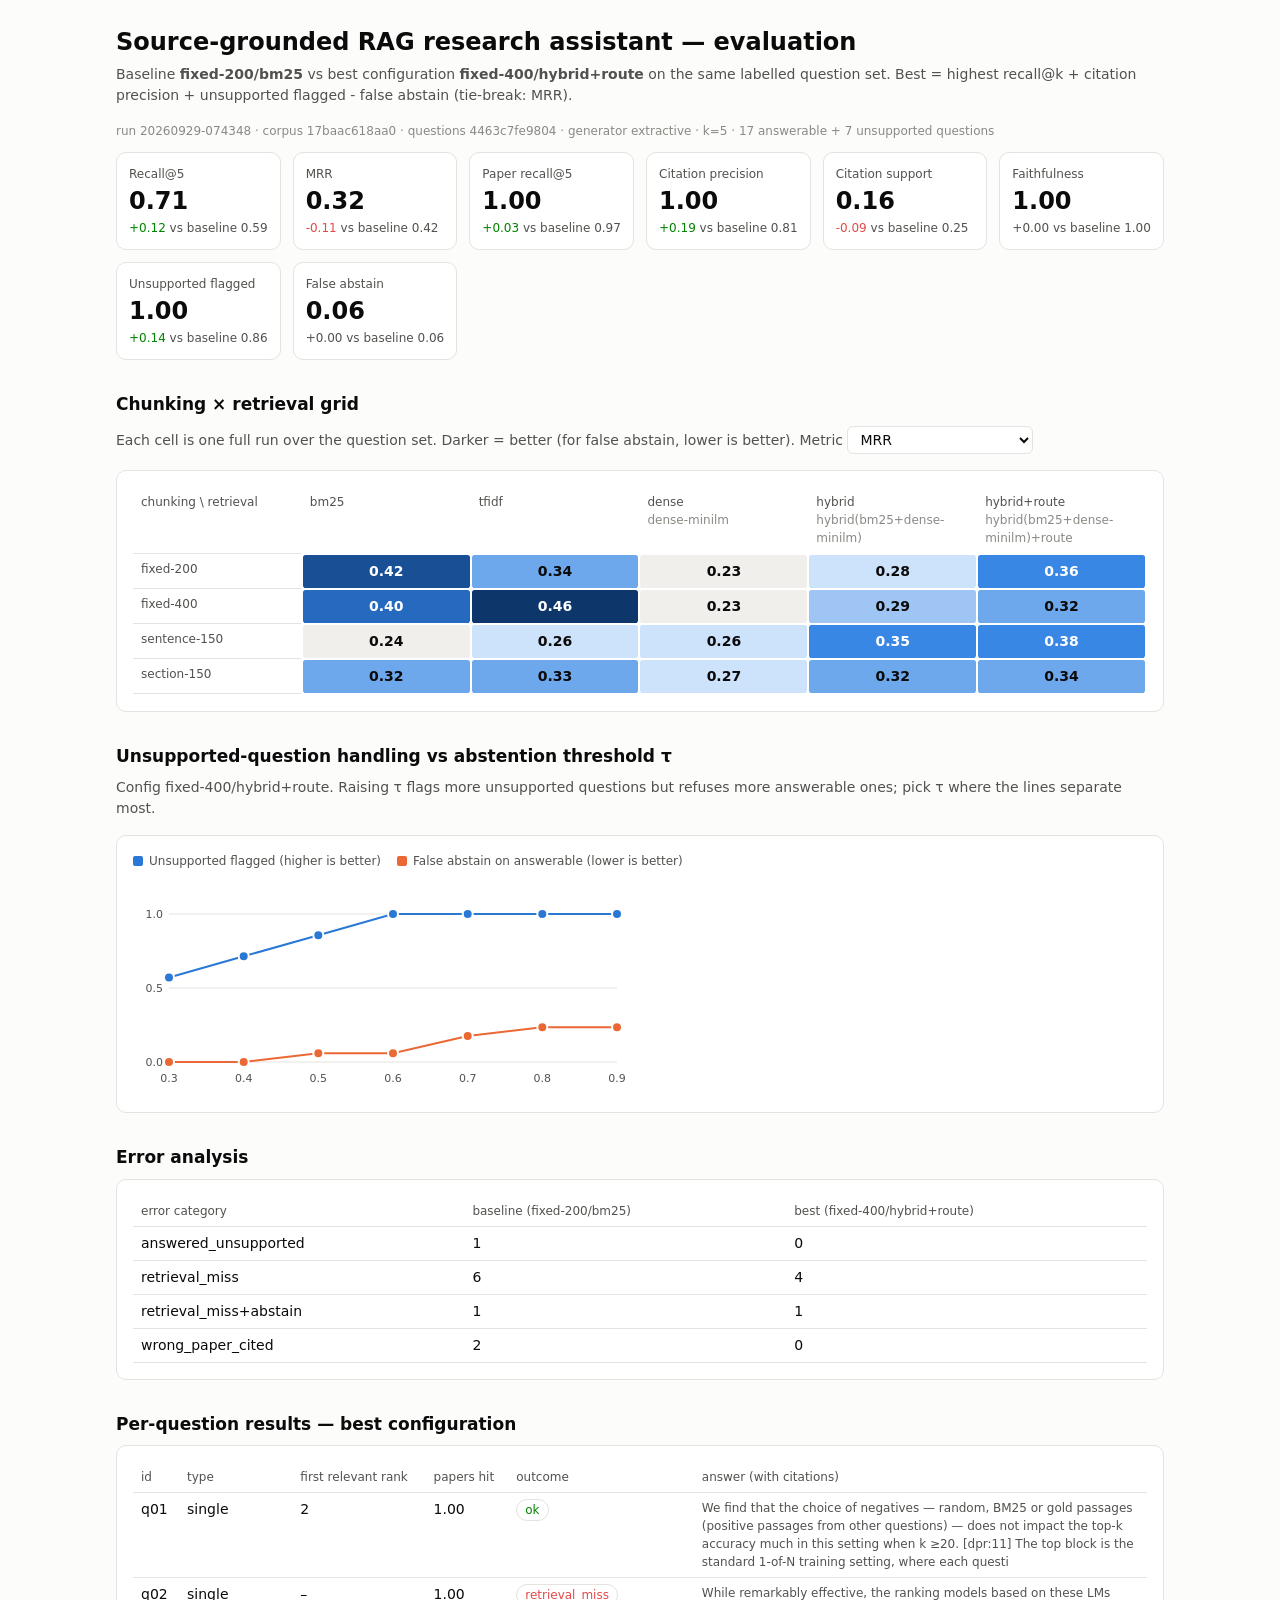
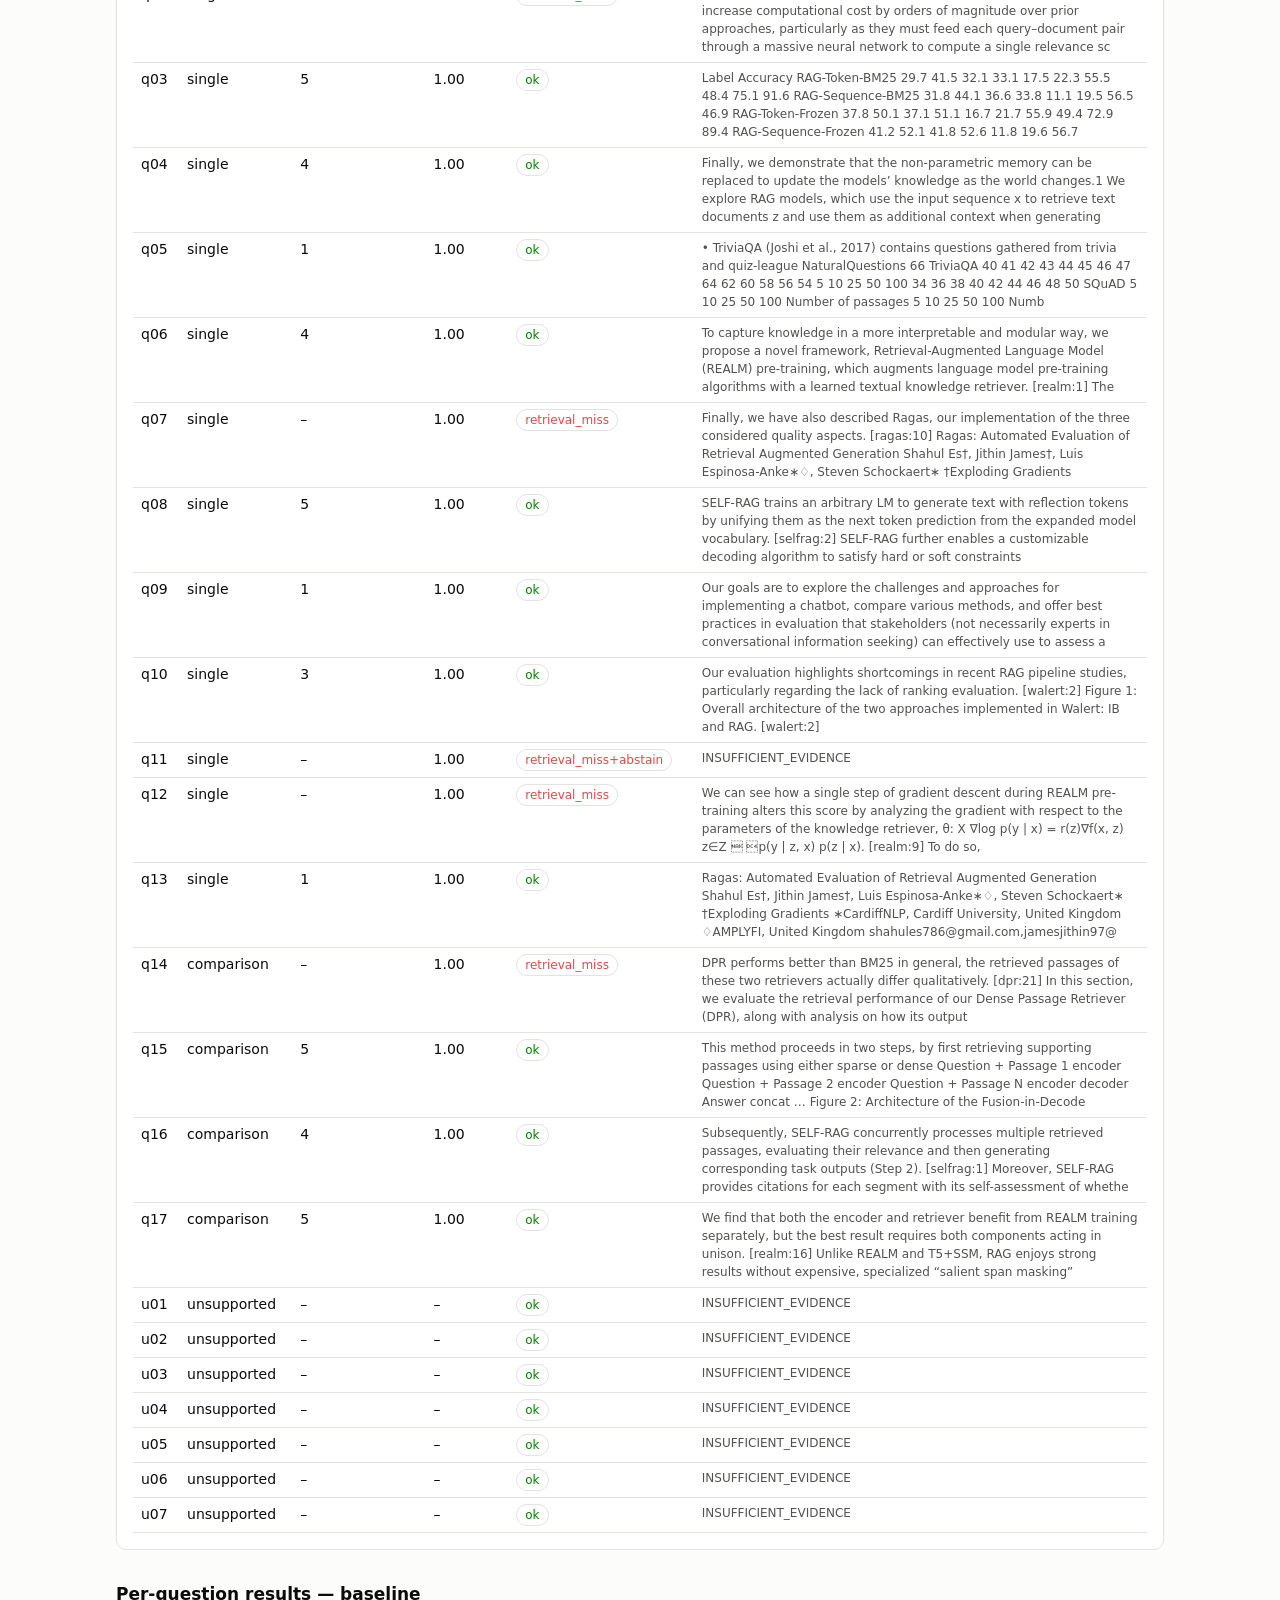
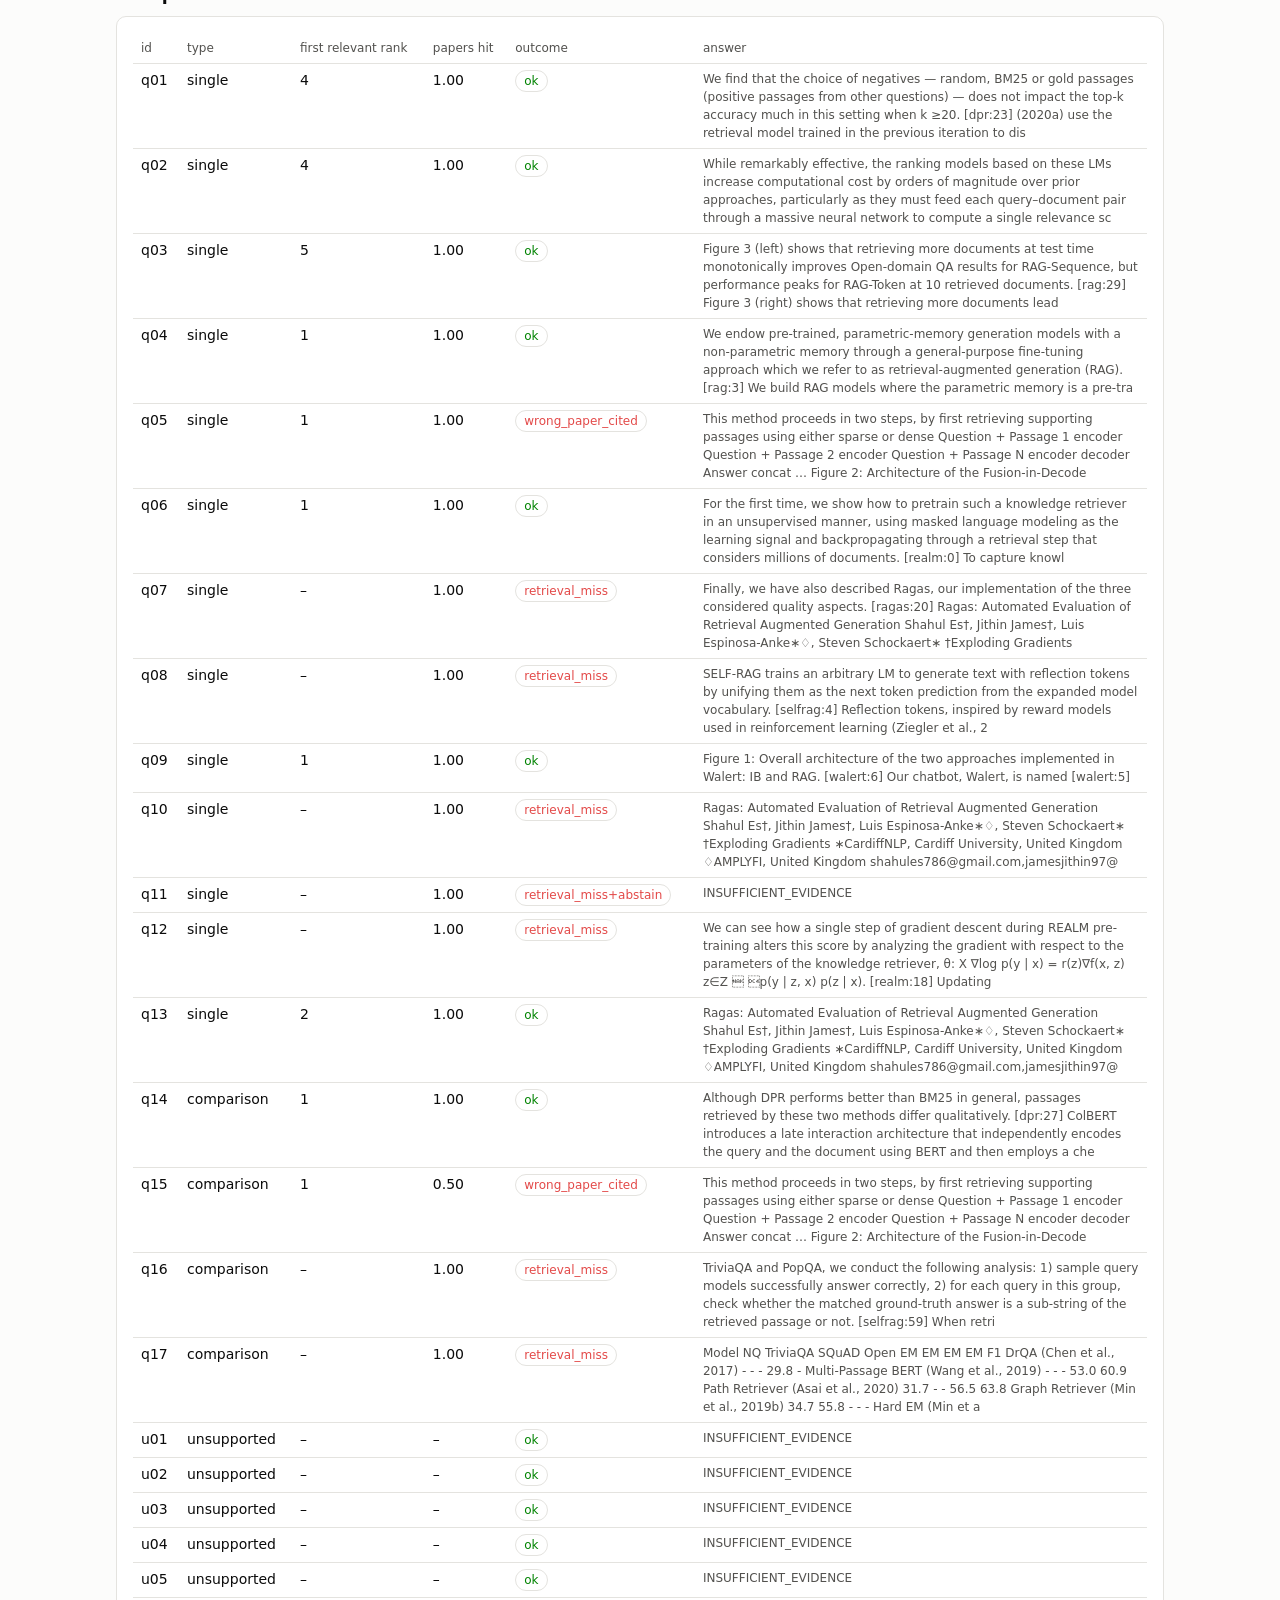
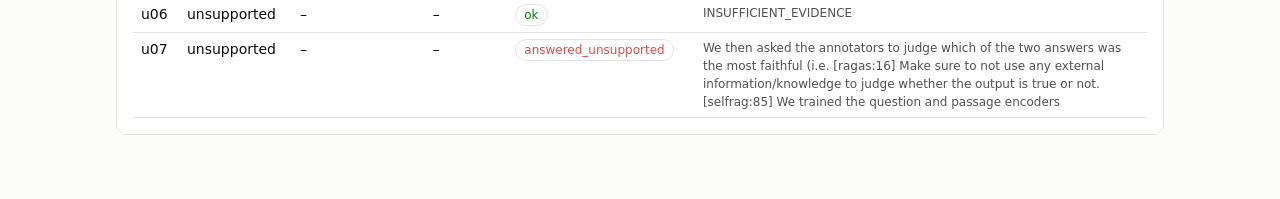
<file: legacy/pre-presentation/rag_research_assistant/results/report.html>
<!doctype html><html lang="en"><head><meta charset="utf-8">
<meta name="viewport" content="width=device-width,initial-scale=1"><title>Paper-Grounded RAG Evaluation</title>
<style>
:root{--surface:#fcfcfb;--panel:#ffffff;--border:#e4e3df;--text:#0b0b0b;--text2:#52514e;--muted:#8a8984;
--s1:#2a78d6;--s2:#eb6834;--good:#008300;--bad:#e34948;
--heat-ink:#fff;--q0:#f0efec;--q1:#cde2fb;--q2:#9ec5f4;--q3:#6da7ec;--q4:#3987e5;--q5:#256abf;--q6:#184f95;--q7:#0d366b}
@media (prefers-color-scheme:dark){:root:not([data-theme="light"]){--surface:#1a1a19;--panel:#222221;--border:#383835;
--text:#fff;--text2:#c3c2b7;--muted:#8f8e86;--s1:#3987e5;--s2:#d95926;--good:#2fa52f;--bad:#e66767;
--heat-ink:#0b0b0b;--q0:#2a2a28;--q1:#104281;--q2:#184f95;--q3:#1c5cab;--q4:#256abf;--q5:#3987e5;--q6:#6da7ec;--q7:#9ec5f4;color-scheme:dark}}
:root[data-theme="dark"]{--surface:#1a1a19;--panel:#222221;--border:#383835;--text:#fff;--text2:#c3c2b7;--muted:#8f8e86;
--s1:#3987e5;--s2:#d95926;--good:#2fa52f;--bad:#e66767;--q0:#2a2a28;--q1:#104281;--q2:#184f95;--q3:#1c5cab;
--q4:#256abf;--q5:#3987e5;--q6:#6da7ec;--q7:#9ec5f4;--heat-ink:#0b0b0b;color-scheme:dark}
*{box-sizing:border-box}body{margin:0;background:var(--surface);color:var(--text);
font:14px/1.5 system-ui,-apple-system,Segoe UI,sans-serif}main{max-width:1080px;margin:0 auto;padding:24px 16px 64px}
h1{font-size:24px;margin:0 0 4px}h2{font-size:17px;margin:32px 0 8px}p.sub{color:var(--text2);margin:0 0 16px}
.meta{color:var(--muted);font-size:12px}.tiles{display:grid;grid-template-columns:repeat(auto-fit,minmax(150px,1fr));gap:12px}
.tile{background:var(--panel);border:1px solid var(--border);border-radius:10px;padding:12px}
.tile .k{color:var(--text2);font-size:12px}.tile .v{font-size:24px;font-weight:600;font-variant-numeric:tabular-nums}
.tile .d{font-size:12px;color:var(--text2)}.up{color:var(--good)}.down{color:var(--bad)}
.card{background:var(--panel);border:1px solid var(--border);border-radius:10px;padding:16px;overflow-x:auto}
table{border-collapse:collapse;width:100%;font-variant-numeric:tabular-nums}th,td{text-align:left;padding:6px 8px;
border-bottom:1px solid var(--border);vertical-align:top}th{color:var(--text2);font-weight:500;font-size:12px}
.heat{table-layout:fixed}.heat td.cell{text-align:center;border:2px solid var(--panel);border-radius:6px;min-width:84px;font-weight:600}
.pill{display:inline-block;padding:1px 8px;border-radius:99px;font-size:12px;border:1px solid var(--border)}
.pill.ok{color:var(--good)}.pill.err{color:var(--bad)}select{font:inherit;padding:4px 8px;border-radius:6px;
border:1px solid var(--border);background:var(--panel);color:var(--text)}.legend{display:flex;gap:16px;font-size:12px;color:var(--text2)}
.sw{display:inline-block;width:10px;height:10px;border-radius:2px;margin-right:6px;vertical-align:-1px}
.ans{color:var(--text2);font-size:12px;max-width:420px}svg text{fill:var(--text2);font-size:11px}
#tip{position:fixed;pointer-events:none;background:var(--panel);border:1px solid var(--border);border-radius:6px;
padding:6px 8px;font-size:12px;display:none;box-shadow:0 2px 8px rgba(0,0,0,.15)}
</style></head><body><main>
<h1>Source-grounded RAG research assistant — evaluation</h1>
<p class="sub">Baseline <b>fixed-200/bm25</b> vs best configuration <b>fixed-400/hybrid+route</b> on the same labelled question set.
Best = highest recall@k + citation precision + unsupported flagged - false abstain (tie-break: MRR).</p>
<p class="meta">run 20260929-074348 · corpus 17baac618aa0 · questions 4463c7fe9804 ·
generator extractive · k=5 · 17 answerable + 7 unsupported questions</p>

<div class="tiles"><div class="tile"><div class="k">Recall@5</div><div class="v">0.71</div><div class="d"><span class="up">+0.12</span> vs baseline 0.59</div></div><div class="tile"><div class="k">MRR</div><div class="v">0.32</div><div class="d"><span class="down">-0.11</span> vs baseline 0.42</div></div><div class="tile"><div class="k">Paper recall@5</div><div class="v">1.00</div><div class="d"><span class="up">+0.03</span> vs baseline 0.97</div></div><div class="tile"><div class="k">Citation precision</div><div class="v">1.00</div><div class="d"><span class="up">+0.19</span> vs baseline 0.81</div></div><div class="tile"><div class="k">Citation support</div><div class="v">0.16</div><div class="d"><span class="down">-0.09</span> vs baseline 0.25</div></div><div class="tile"><div class="k">Faithfulness</div><div class="v">1.00</div><div class="d"><span class="">+0.00</span> vs baseline 1.00</div></div><div class="tile"><div class="k">Unsupported flagged</div><div class="v">1.00</div><div class="d"><span class="up">+0.14</span> vs baseline 0.86</div></div><div class="tile"><div class="k">False abstain</div><div class="v">0.06</div><div class="d"><span class="">+0.00</span> vs baseline 0.06</div></div></div>

<h2>Chunking × retrieval grid</h2>
<p class="sub">Each cell is one full run over the question set. Darker = better (for false abstain, lower is better).
<label>Metric <select id="metric"><option value="recall@5">Recall@5</option><option value="mrr">MRR</option><option value="paper_recall@5">Paper recall@5</option><option value="citation_precision">Citation precision</option><option value="citation_support">Citation support</option><option value="faithfulness">Faithfulness</option><option value="abstain_correct">Unsupported flagged</option><option value="false_abstain">False abstain</option></select></label></p>
<div class="card"><table class="heat"><thead><tr><th>chunking \ retrieval</th>
<th>bm25</th><th>tfidf</th><th>dense<br><span class="meta">dense-minilm</span></th><th>hybrid<br><span class="meta">hybrid(bm25+dense-minilm)</span></th><th>hybrid+route<br><span class="meta">hybrid(bm25+dense-minilm)+route</span></th></tr></thead><tbody id="heat"></tbody></table></div>

<h2>Unsupported-question handling vs abstention threshold τ</h2>
<p class="sub">Config fixed-400/hybrid+route. Raising τ flags more unsupported questions but refuses more answerable ones; pick τ where the lines separate most.</p>
<div class="card"><div class="legend"><span><span class="sw" style="background:var(--s1)"></span>Unsupported flagged (higher is better)</span>
<span><span class="sw" style="background:var(--s2)"></span>False abstain on answerable (lower is better)</span></div><svg viewBox="0 0 520 220" width="100%" style="max-width:520px" role="img" aria-label="Abstention threshold sweep"><line x1="36" x2="484" y1="192" y2="192" stroke="var(--border)"/><text x="30" y="196" text-anchor="end">0.0</text><line x1="36" x2="484" y1="118.0" y2="118.0" stroke="var(--border)"/><text x="30" y="122.0" text-anchor="end">0.5</text><line x1="36" x2="484" y1="44" y2="44" stroke="var(--border)"/><text x="30" y="48" text-anchor="end">1.0</text><text x="36.0" y="212" text-anchor="middle">0.3</text><text x="110.6666666666667" y="212" text-anchor="middle">0.4</text><text x="185.33333333333334" y="212" text-anchor="middle">0.5</text><text x="260.0" y="212" text-anchor="middle">0.6</text><text x="334.66666666666663" y="212" text-anchor="middle">0.7</text><text x="409.33333333333337" y="212" text-anchor="middle">0.8</text><text x="484.0000000000001" y="212" text-anchor="middle">0.9</text><polyline points="36.0,107.5 110.7,86.3 185.3,65.2 260.0,44.0 334.7,44.0 409.3,44.0 484.0,44.0" fill="none" stroke="var(--s1)" stroke-width="2"/><circle cx="36.0" cy="107.5" r="5" fill="var(--s1)" stroke="var(--panel)" stroke-width="2" data-tip="Unsupported flagged at τ=0.3: 0.57"/><circle cx="110.7" cy="86.3" r="5" fill="var(--s1)" stroke="var(--panel)" stroke-width="2" data-tip="Unsupported flagged at τ=0.4: 0.71"/><circle cx="185.3" cy="65.2" r="5" fill="var(--s1)" stroke="var(--panel)" stroke-width="2" data-tip="Unsupported flagged at τ=0.5: 0.86"/><circle cx="260.0" cy="44.0" r="5" fill="var(--s1)" stroke="var(--panel)" stroke-width="2" data-tip="Unsupported flagged at τ=0.6: 1.00"/><circle cx="334.7" cy="44.0" r="5" fill="var(--s1)" stroke="var(--panel)" stroke-width="2" data-tip="Unsupported flagged at τ=0.7: 1.00"/><circle cx="409.3" cy="44.0" r="5" fill="var(--s1)" stroke="var(--panel)" stroke-width="2" data-tip="Unsupported flagged at τ=0.8: 1.00"/><circle cx="484.0" cy="44.0" r="5" fill="var(--s1)" stroke="var(--panel)" stroke-width="2" data-tip="Unsupported flagged at τ=0.9: 1.00"/><polyline points="36.0,192.0 110.7,192.0 185.3,183.3 260.0,183.3 334.7,166.0 409.3,157.2 484.0,157.2" fill="none" stroke="var(--s2)" stroke-width="2"/><circle cx="36.0" cy="192.0" r="5" fill="var(--s2)" stroke="var(--panel)" stroke-width="2" data-tip="False abstain at τ=0.3: 0.00"/><circle cx="110.7" cy="192.0" r="5" fill="var(--s2)" stroke="var(--panel)" stroke-width="2" data-tip="False abstain at τ=0.4: 0.00"/><circle cx="185.3" cy="183.3" r="5" fill="var(--s2)" stroke="var(--panel)" stroke-width="2" data-tip="False abstain at τ=0.5: 0.06"/><circle cx="260.0" cy="183.3" r="5" fill="var(--s2)" stroke="var(--panel)" stroke-width="2" data-tip="False abstain at τ=0.6: 0.06"/><circle cx="334.7" cy="166.0" r="5" fill="var(--s2)" stroke="var(--panel)" stroke-width="2" data-tip="False abstain at τ=0.7: 0.18"/><circle cx="409.3" cy="157.2" r="5" fill="var(--s2)" stroke="var(--panel)" stroke-width="2" data-tip="False abstain at τ=0.8: 0.23"/><circle cx="484.0" cy="157.2" r="5" fill="var(--s2)" stroke="var(--panel)" stroke-width="2" data-tip="False abstain at τ=0.9: 0.23"/></svg></div>

<h2>Error analysis</h2>
<div class="card"><table><thead><tr><th>error category</th><th>baseline (fixed-200/bm25)</th><th>best (fixed-400/hybrid+route)</th></tr></thead>
<tbody><tr><td>answered_unsupported</td><td>1</td><td>0</td></tr><tr><td>retrieval_miss</td><td>6</td><td>4</td></tr><tr><td>retrieval_miss+abstain</td><td>1</td><td>1</td></tr><tr><td>wrong_paper_cited</td><td>2</td><td>0</td></tr></tbody></table></div>

<h2>Per-question results — best configuration</h2>
<div class="card"><table><thead><tr><th>id</th><th>type</th><th>first relevant rank</th><th>papers hit</th><th>outcome</th><th>answer (with citations)</th></tr></thead>
<tbody><tr><td>q01</td><td>single</td><td>2</td><td>1.00</td><td><span class="pill ok">ok</span></td><td class='ans'>We ﬁnd that the choice of negatives — random, BM25 or gold passages (positive passages from other questions) — does not impact the top-k accuracy much in this setting when k ≥20. [dpr:11] The top block is the standard 1-of-N training setting, where each questi</td></tr><tr><td>q02</td><td>single</td><td>–</td><td>1.00</td><td><span class="pill err">retrieval_miss</span></td><td class='ans'>While remarkably eﬀective, the ranking models based on these LMs increase computational cost by orders of magnitude over prior approaches, particularly as they must feed each query–document pair through a massive neural network to compute a single relevance sc</td></tr><tr><td>q03</td><td>single</td><td>5</td><td>1.00</td><td><span class="pill ok">ok</span></td><td class='ans'>Label Accuracy RAG-Token-BM25 29.7 41.5 32.1 33.1 17.5 22.3 55.5 48.4 75.1 91.6 RAG-Sequence-BM25 31.8 44.1 36.6 33.8 11.1 19.5 56.5 46.9 RAG-Token-Frozen 37.8 50.1 37.1 51.1 16.7 21.7 55.9 49.4 72.9 89.4 RAG-Sequence-Frozen 41.2 52.1 41.8 52.6 11.8 19.6 56.7 </td></tr><tr><td>q04</td><td>single</td><td>4</td><td>1.00</td><td><span class="pill ok">ok</span></td><td class='ans'>Finally, we demonstrate that the non-parametric memory can be replaced to update the models’ knowledge as the world changes.1 We explore RAG models, which use the input sequence x to retrieve text documents z and use them as additional context when generating </td></tr><tr><td>q05</td><td>single</td><td>1</td><td>1.00</td><td><span class="pill ok">ok</span></td><td class='ans'>• TriviaQA (Joshi et al., 2017) contains questions gathered from trivia and quiz-league NaturalQuestions 66 TriviaQA 40 41 42 43 44 45 46 47 64 62 60 58 56 54 5 10 25 50 100 34 36 38 40 42 44 46 48 50 SQuAD 5 10 25 50 100 Number of passages 5 10 25 50 100 Numb</td></tr><tr><td>q06</td><td>single</td><td>4</td><td>1.00</td><td><span class="pill ok">ok</span></td><td class='ans'>To capture knowledge in a more interpretable and modular way, we propose a novel framework, Retrieval-Augmented Language Model (REALM) pre-training, which augments language model pre-training algorithms with a learned textual knowledge retriever. [realm:1] The</td></tr><tr><td>q07</td><td>single</td><td>–</td><td>1.00</td><td><span class="pill err">retrieval_miss</span></td><td class='ans'>Finally, we have also described Ragas, our implementation of the three considered quality aspects. [ragas:10] Ragas: Automated Evaluation of Retrieval Augmented Generation Shahul Es†, Jithin James†, Luis Espinosa-Anke∗♢, Steven Schockaert∗ †Exploding Gradients</td></tr><tr><td>q08</td><td>single</td><td>5</td><td>1.00</td><td><span class="pill ok">ok</span></td><td class='ans'>SELF-RAG trains an arbitrary LM to generate text with reflection tokens by unifying them as the next token prediction from the expanded model vocabulary. [selfrag:2] SELF-RAG further enables a customizable decoding algorithm to satisfy hard or soft constraints</td></tr><tr><td>q09</td><td>single</td><td>1</td><td>1.00</td><td><span class="pill ok">ok</span></td><td class='ans'>Our goals are to explore the challenges and approaches for implementing a chatbot, compare various methods, and offer best practices in evaluation that stakeholders (not necessarily experts in conversational information seeking) can effectively use to assess a</td></tr><tr><td>q10</td><td>single</td><td>3</td><td>1.00</td><td><span class="pill ok">ok</span></td><td class='ans'>Our evaluation highlights shortcomings in recent RAG pipeline studies, particularly regarding the lack of ranking evaluation. [walert:2] Figure 1: Overall architecture of the two approaches implemented in Walert: IB and RAG. [walert:2]</td></tr><tr><td>q11</td><td>single</td><td>–</td><td>1.00</td><td><span class="pill err">retrieval_miss+abstain</span></td><td class='ans'>INSUFFICIENT_EVIDENCE</td></tr><tr><td>q12</td><td>single</td><td>–</td><td>1.00</td><td><span class="pill err">retrieval_miss</span></td><td class='ans'>We can see how a single step of gradient descent during REALM pre-training alters this score by analyzing the gradient with respect to the parameters of the knowledge retriever, θ: X ∇log p(y | x) = r(z)∇f(x, z) z∈Z  p(y | z, x) p(z | x). [realm:9] To do so,</td></tr><tr><td>q13</td><td>single</td><td>1</td><td>1.00</td><td><span class="pill ok">ok</span></td><td class='ans'>Ragas: Automated Evaluation of Retrieval Augmented Generation Shahul Es†, Jithin James†, Luis Espinosa-Anke∗♢, Steven Schockaert∗ †Exploding Gradients ∗CardiffNLP, Cardiff University, United Kingdom ♢AMPLYFI, United Kingdom shahules786@gmail.com,jamesjithin97@</td></tr><tr><td>q14</td><td>comparison</td><td>–</td><td>1.00</td><td><span class="pill err">retrieval_miss</span></td><td class='ans'>DPR performs better than BM25 in general, the retrieved passages of these two retrievers actually differ qualitatively. [dpr:21] In this section, we evaluate the retrieval performance of our Dense Passage Retriever (DPR), along with analysis on how its output </td></tr><tr><td>q15</td><td>comparison</td><td>5</td><td>1.00</td><td><span class="pill ok">ok</span></td><td class='ans'>This method proceeds in two steps, by ﬁrst retrieving supporting passages using either sparse or dense Question + Passage 1 encoder Question + Passage 2 encoder Question + Passage N encoder decoder Answer concat … Figure 2: Architecture of the Fusion-in-Decode</td></tr><tr><td>q16</td><td>comparison</td><td>4</td><td>1.00</td><td><span class="pill ok">ok</span></td><td class='ans'>Subsequently, SELF-RAG concurrently processes multiple retrieved passages, evaluating their relevance and then generating corresponding task outputs (Step 2). [selfrag:1] Moreover, SELF-RAG provides citations for each segment with its self-assessment of whethe</td></tr><tr><td>q17</td><td>comparison</td><td>5</td><td>1.00</td><td><span class="pill ok">ok</span></td><td class='ans'>We ﬁnd that both the encoder and retriever beneﬁt from REALM training separately, but the best result requires both components acting in unison. [realm:16] Unlike REALM and T5+SSM, RAG enjoys strong results without expensive, specialized “salient span masking”</td></tr><tr><td>u01</td><td>unsupported</td><td>–</td><td>–</td><td><span class="pill ok">ok</span></td><td class='ans'>INSUFFICIENT_EVIDENCE</td></tr><tr><td>u02</td><td>unsupported</td><td>–</td><td>–</td><td><span class="pill ok">ok</span></td><td class='ans'>INSUFFICIENT_EVIDENCE</td></tr><tr><td>u03</td><td>unsupported</td><td>–</td><td>–</td><td><span class="pill ok">ok</span></td><td class='ans'>INSUFFICIENT_EVIDENCE</td></tr><tr><td>u04</td><td>unsupported</td><td>–</td><td>–</td><td><span class="pill ok">ok</span></td><td class='ans'>INSUFFICIENT_EVIDENCE</td></tr><tr><td>u05</td><td>unsupported</td><td>–</td><td>–</td><td><span class="pill ok">ok</span></td><td class='ans'>INSUFFICIENT_EVIDENCE</td></tr><tr><td>u06</td><td>unsupported</td><td>–</td><td>–</td><td><span class="pill ok">ok</span></td><td class='ans'>INSUFFICIENT_EVIDENCE</td></tr><tr><td>u07</td><td>unsupported</td><td>–</td><td>–</td><td><span class="pill ok">ok</span></td><td class='ans'>INSUFFICIENT_EVIDENCE</td></tr></tbody></table></div>
<h2>Per-question results — baseline</h2><div class="card"><table><thead><tr><th>id</th><th>type</th><th>first relevant rank</th><th>papers hit</th><th>outcome</th><th>answer</th></tr></thead><tbody><tr><td>q01</td><td>single</td><td>4</td><td>1.00</td><td><span class="pill ok">ok</span></td><td class='ans'>We ﬁnd that the choice of negatives — random, BM25 or gold passages (positive passages from other questions) — does not impact the top-k accuracy much in this setting when k ≥20. [dpr:23] (2020a) use the retrieval model trained in the previous iteration to dis</td></tr><tr><td>q02</td><td>single</td><td>4</td><td>1.00</td><td><span class="pill ok">ok</span></td><td class='ans'>While remarkably eﬀective, the ranking models based on these LMs increase computational cost by orders of magnitude over prior approaches, particularly as they must feed each query–document pair through a massive neural network to compute a single relevance sc</td></tr><tr><td>q03</td><td>single</td><td>5</td><td>1.00</td><td><span class="pill ok">ok</span></td><td class='ans'>Figure 3 (left) shows that retrieving more documents at test time monotonically improves Open-domain QA results for RAG-Sequence, but performance peaks for RAG-Token at 10 retrieved documents. [rag:29] Figure 3 (right) shows that retrieving more documents lead</td></tr><tr><td>q04</td><td>single</td><td>1</td><td>1.00</td><td><span class="pill ok">ok</span></td><td class='ans'>We endow pre-trained, parametric-memory generation models with a non-parametric memory through a general-purpose ﬁne-tuning approach which we refer to as retrieval-augmented generation (RAG). [rag:3] We build RAG models where the parametric memory is a pre-tra</td></tr><tr><td>q05</td><td>single</td><td>1</td><td>1.00</td><td><span class="pill err">wrong_paper_cited</span></td><td class='ans'>This method proceeds in two steps, by ﬁrst retrieving supporting passages using either sparse or dense Question + Passage 1 encoder Question + Passage 2 encoder Question + Passage N encoder decoder Answer concat … Figure 2: Architecture of the Fusion-in-Decode</td></tr><tr><td>q06</td><td>single</td><td>1</td><td>1.00</td><td><span class="pill ok">ok</span></td><td class='ans'>For the ﬁrst time, we show how to pretrain such a knowledge retriever in an unsupervised manner, using masked language modeling as the learning signal and backpropagating through a retrieval step that considers millions of documents. [realm:0] To capture knowl</td></tr><tr><td>q07</td><td>single</td><td>–</td><td>1.00</td><td><span class="pill err">retrieval_miss</span></td><td class='ans'>Finally, we have also described Ragas, our implementation of the three considered quality aspects. [ragas:20] Ragas: Automated Evaluation of Retrieval Augmented Generation Shahul Es†, Jithin James†, Luis Espinosa-Anke∗♢, Steven Schockaert∗ †Exploding Gradients</td></tr><tr><td>q08</td><td>single</td><td>–</td><td>1.00</td><td><span class="pill err">retrieval_miss</span></td><td class='ans'>SELF-RAG trains an arbitrary LM to generate text with reflection tokens by unifying them as the next token prediction from the expanded model vocabulary. [selfrag:4] Reflection tokens, inspired by reward models used in reinforcement learning (Ziegler et al., 2</td></tr><tr><td>q09</td><td>single</td><td>1</td><td>1.00</td><td><span class="pill ok">ok</span></td><td class='ans'>Figure 1: Overall architecture of the two approaches implemented in Walert: IB and RAG. [walert:6] Our chatbot, Walert, is named [walert:5]</td></tr><tr><td>q10</td><td>single</td><td>–</td><td>1.00</td><td><span class="pill err">retrieval_miss</span></td><td class='ans'>Ragas: Automated Evaluation of Retrieval Augmented Generation Shahul Es†, Jithin James†, Luis Espinosa-Anke∗♢, Steven Schockaert∗ †Exploding Gradients ∗CardiffNLP, Cardiff University, United Kingdom ♢AMPLYFI, United Kingdom shahules786@gmail.com,jamesjithin97@</td></tr><tr><td>q11</td><td>single</td><td>–</td><td>1.00</td><td><span class="pill err">retrieval_miss+abstain</span></td><td class='ans'>INSUFFICIENT_EVIDENCE</td></tr><tr><td>q12</td><td>single</td><td>–</td><td>1.00</td><td><span class="pill err">retrieval_miss</span></td><td class='ans'>We can see how a single step of gradient descent during REALM pre-training alters this score by analyzing the gradient with respect to the parameters of the knowledge retriever, θ: X ∇log p(y | x) = r(z)∇f(x, z) z∈Z  p(y | z, x) p(z | x). [realm:18] Updating</td></tr><tr><td>q13</td><td>single</td><td>2</td><td>1.00</td><td><span class="pill ok">ok</span></td><td class='ans'>Ragas: Automated Evaluation of Retrieval Augmented Generation Shahul Es†, Jithin James†, Luis Espinosa-Anke∗♢, Steven Schockaert∗ †Exploding Gradients ∗CardiffNLP, Cardiff University, United Kingdom ♢AMPLYFI, United Kingdom shahules786@gmail.com,jamesjithin97@</td></tr><tr><td>q14</td><td>comparison</td><td>1</td><td>1.00</td><td><span class="pill ok">ok</span></td><td class='ans'>Although DPR performs better than BM25 in general, passages retrieved by these two methods differ qualitatively. [dpr:27] ColBERT introduces a late interaction architecture that independently encodes the query and the document using BERT and then employs a che</td></tr><tr><td>q15</td><td>comparison</td><td>1</td><td>0.50</td><td><span class="pill err">wrong_paper_cited</span></td><td class='ans'>This method proceeds in two steps, by ﬁrst retrieving supporting passages using either sparse or dense Question + Passage 1 encoder Question + Passage 2 encoder Question + Passage N encoder decoder Answer concat … Figure 2: Architecture of the Fusion-in-Decode</td></tr><tr><td>q16</td><td>comparison</td><td>–</td><td>1.00</td><td><span class="pill err">retrieval_miss</span></td><td class='ans'>TriviaQA and PopQA, we conduct the following analysis: 1) sample query models successfully answer correctly, 2) for each query in this group, check whether the matched ground-truth answer is a sub-string of the retrieved passage or not. [selfrag:59] When retri</td></tr><tr><td>q17</td><td>comparison</td><td>–</td><td>1.00</td><td><span class="pill err">retrieval_miss</span></td><td class='ans'>Model NQ TriviaQA SQuAD Open EM EM EM EM F1 DrQA (Chen et al., 2017) - - - 29.8 - Multi-Passage BERT (Wang et al., 2019) - - - 53.0 60.9 Path Retriever (Asai et al., 2020) 31.7 - - 56.5 63.8 Graph Retriever (Min et al., 2019b) 34.7 55.8 - - - Hard EM (Min et a</td></tr><tr><td>u01</td><td>unsupported</td><td>–</td><td>–</td><td><span class="pill ok">ok</span></td><td class='ans'>INSUFFICIENT_EVIDENCE</td></tr><tr><td>u02</td><td>unsupported</td><td>–</td><td>–</td><td><span class="pill ok">ok</span></td><td class='ans'>INSUFFICIENT_EVIDENCE</td></tr><tr><td>u03</td><td>unsupported</td><td>–</td><td>–</td><td><span class="pill ok">ok</span></td><td class='ans'>INSUFFICIENT_EVIDENCE</td></tr><tr><td>u04</td><td>unsupported</td><td>–</td><td>–</td><td><span class="pill ok">ok</span></td><td class='ans'>INSUFFICIENT_EVIDENCE</td></tr><tr><td>u05</td><td>unsupported</td><td>–</td><td>–</td><td><span class="pill ok">ok</span></td><td class='ans'>INSUFFICIENT_EVIDENCE</td></tr><tr><td>u06</td><td>unsupported</td><td>–</td><td>–</td><td><span class="pill ok">ok</span></td><td class='ans'>INSUFFICIENT_EVIDENCE</td></tr><tr><td>u07</td><td>unsupported</td><td>–</td><td>–</td><td><span class="pill err">answered_unsupported</span></td><td class='ans'>We then asked the annotators to judge which of the two answers was the most faithful (i.e. [ragas:16] Make sure to not use any external information/knowledge to judge whether the output is true or not. [selfrag:85] We trained the question and passage encoders </td></tr></tbody></table></div>
</main><div id="tip"></div>
<script>
const HEAT={"fixed-200": {"bm25": {"recall@5": 0.588, "mrr": 0.424, "paper_recall@5": 0.971, "citation_precision": 0.812, "citation_support": 0.25, "faithfulness": 1.0, "abstain_correct": 0.857, "false_abstain": 0.059, "n_answerable": 17, "n_unsupported": 7}, "tfidf": {"recall@5": 0.647, "mrr": 0.342, "paper_recall@5": 0.941, "citation_precision": 0.844, "citation_support": 0.219, "faithfulness": 1.0, "abstain_correct": 0.714, "false_abstain": 0.059, "n_answerable": 17, "n_unsupported": 7}, "dense": {"recall@5": 0.353, "mrr": 0.235, "paper_recall@5": 0.941, "citation_precision": 0.845, "citation_support": 0.119, "faithfulness": 1.0, "abstain_correct": 1.0, "false_abstain": 0.176, "n_answerable": 17, "n_unsupported": 7}, "hybrid": {"recall@5": 0.471, "mrr": 0.278, "paper_recall@5": 0.941, "citation_precision": 0.865, "citation_support": 0.115, "faithfulness": 1.0, "abstain_correct": 0.857, "false_abstain": 0.059, "n_answerable": 17, "n_unsupported": 7}, "hybrid+route": {"recall@5": 0.647, "mrr": 0.361, "paper_recall@5": 1.0, "citation_precision": 1.0, "citation_support": 0.094, "faithfulness": 1.0, "abstain_correct": 0.857, "false_abstain": 0.059, "n_answerable": 17, "n_unsupported": 7}}, "fixed-400": {"bm25": {"recall@5": 0.647, "mrr": 0.404, "paper_recall@5": 0.971, "citation_precision": 0.875, "citation_support": 0.271, "faithfulness": 1.0, "abstain_correct": 0.571, "false_abstain": 0.059, "n_answerable": 17, "n_unsupported": 7}, "tfidf": {"recall@5": 0.706, "mrr": 0.458, "paper_recall@5": 0.971, "citation_precision": 0.896, "citation_support": 0.229, "faithfulness": 1.0, "abstain_correct": 0.571, "false_abstain": 0.059, "n_answerable": 17, "n_unsupported": 7}, "dense": {"recall@5": 0.353, "mrr": 0.23, "paper_recall@5": 0.941, "citation_precision": 0.9, "citation_support": 0.167, "faithfulness": 1.0, "abstain_correct": 1.0, "false_abstain": 0.118, "n_answerable": 17, "n_unsupported": 7}, "hybrid": {"recall@5": 0.588, "mrr": 0.293, "paper_recall@5": 0.941, "citation_precision": 0.865, "citation_support": 0.146, "faithfulness": 1.0, "abstain_correct": 1.0, "false_abstain": 0.059, "n_answerable": 17, "n_unsupported": 7}, "hybrid+route": {"recall@5": 0.706, "mrr": 0.317, "paper_recall@5": 1.0, "citation_precision": 1.0, "citation_support": 0.156, "faithfulness": 1.0, "abstain_correct": 1.0, "false_abstain": 0.059, "n_answerable": 17, "n_unsupported": 7}}, "sentence-150": {"bm25": {"recall@5": 0.471, "mrr": 0.237, "paper_recall@5": 0.912, "citation_precision": 0.823, "citation_support": 0.156, "faithfulness": 1.0, "abstain_correct": 1.0, "false_abstain": 0.059, "n_answerable": 17, "n_unsupported": 7}, "tfidf": {"recall@5": 0.471, "mrr": 0.259, "paper_recall@5": 0.941, "citation_precision": 0.811, "citation_support": 0.167, "faithfulness": 1.0, "abstain_correct": 0.857, "false_abstain": 0.118, "n_answerable": 17, "n_unsupported": 7}, "dense": {"recall@5": 0.471, "mrr": 0.26, "paper_recall@5": 0.941, "citation_precision": 0.867, "citation_support": 0.111, "faithfulness": 1.0, "abstain_correct": 1.0, "false_abstain": 0.118, "n_answerable": 17, "n_unsupported": 7}, "hybrid": {"recall@5": 0.529, "mrr": 0.348, "paper_recall@5": 0.941, "citation_precision": 0.865, "citation_support": 0.125, "faithfulness": 1.0, "abstain_correct": 0.857, "false_abstain": 0.059, "n_answerable": 17, "n_unsupported": 7}, "hybrid+route": {"recall@5": 0.647, "mrr": 0.375, "paper_recall@5": 1.0, "citation_precision": 1.0, "citation_support": 0.167, "faithfulness": 1.0, "abstain_correct": 1.0, "false_abstain": 0.118, "n_answerable": 17, "n_unsupported": 7}}, "section-150": {"bm25": {"recall@5": 0.647, "mrr": 0.32, "paper_recall@5": 0.971, "citation_precision": 0.865, "citation_support": 0.188, "faithfulness": 1.0, "abstain_correct": 1.0, "false_abstain": 0.059, "n_answerable": 17, "n_unsupported": 7}, "tfidf": {"recall@5": 0.647, "mrr": 0.325, "paper_recall@5": 0.971, "citation_precision": 0.9, "citation_support": 0.2, "faithfulness": 1.0, "abstain_correct": 0.857, "false_abstain": 0.118, "n_answerable": 17, "n_unsupported": 7}, "dense": {"recall@5": 0.471, "mrr": 0.267, "paper_recall@5": 0.853, "citation_precision": 0.872, "citation_support": 0.128, "faithfulness": 1.0, "abstain_correct": 1.0, "false_abstain": 0.235, "n_answerable": 17, "n_unsupported": 7}, "hybrid": {"recall@5": 0.588, "mrr": 0.321, "paper_recall@5": 0.941, "citation_precision": 0.854, "citation_support": 0.125, "faithfulness": 1.0, "abstain_correct": 0.857, "false_abstain": 0.059, "n_answerable": 17, "n_unsupported": 7}, "hybrid+route": {"recall@5": 0.647, "mrr": 0.34, "paper_recall@5": 1.0, "citation_precision": 1.0, "citation_support": 0.2, "faithfulness": 1.0, "abstain_correct": 0.857, "false_abstain": 0.118, "n_answerable": 17, "n_unsupported": 7}}};const CH=["fixed-200", "fixed-400", "sentence-150", "section-150"];const RE=["bm25", "tfidf", "dense", "hybrid", "hybrid+route"];
const LOWER=new Set(["false_abstain"]);
function draw(m){const vals=[];CH.forEach(c=>RE.forEach(r=>{const v=HEAT[c][r][m];if(v!=null)vals.push(v)}));
const lo=Math.min(...vals),hi=Math.max(...vals);
document.getElementById('heat').innerHTML=CH.map(c=>'<tr><th>'+c+'</th>'+RE.map(r=>{const v=HEAT[c][r][m];
if(v==null)return '<td class="cell">–</td>';let t=hi>lo?(v-lo)/(hi-lo):1;if(LOWER.has(m))t=1-t;const s=Math.round(t*7);
const ink=s>=4?'var(--heat-ink)':'var(--text)';return '<td class="cell" style="background:var(--q'+s+');color:'+ink+'" data-tip="'+c+' / '+r+': '+m+' = '+v.toFixed(3)+'">'+v.toFixed(2)+'</td>'}).join('')+'</tr>').join('');}
const sel=document.getElementById('metric');sel.value='mrr';sel.onchange=()=>draw(sel.value);draw('mrr');
const tip=document.getElementById('tip');
document.addEventListener('mousemove',e=>{const t=e.target.closest('[data-tip]');if(!t){tip.style.display='none';return}
tip.textContent=t.dataset.tip;tip.style.display='block';tip.style.left=(e.clientX+12)+'px';tip.style.top=(e.clientY+12)+'px'});
</script></body></html>
</file>
